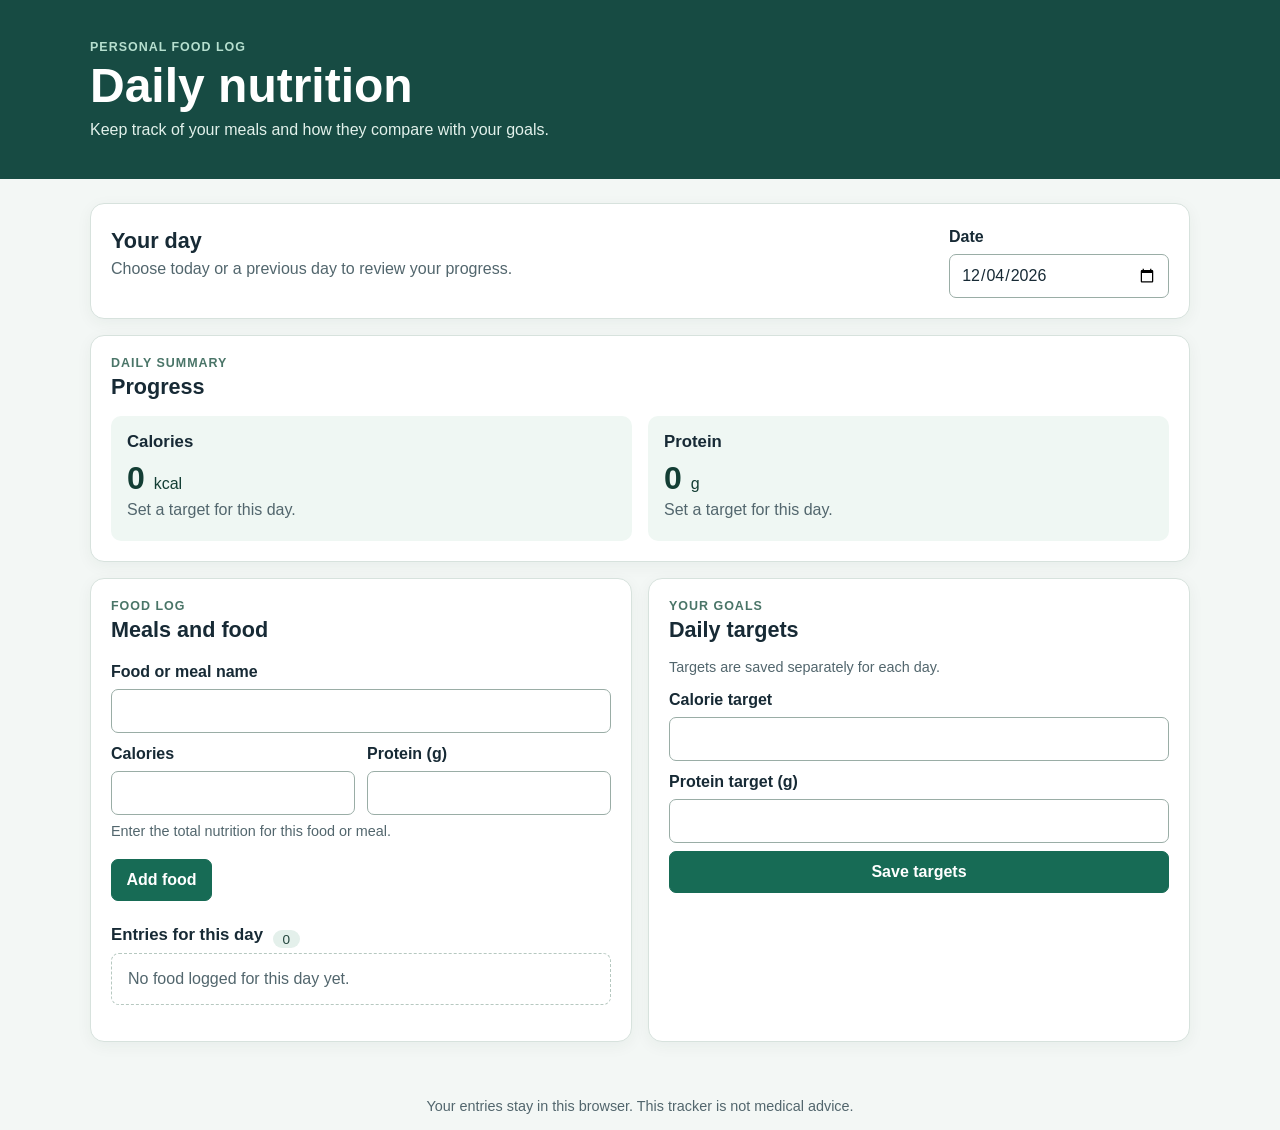
<file: index.html>
<!doctype html>
<html lang="en">
  <head>
    <meta charset="utf-8">
    <meta name="viewport" content="width=device-width, initial-scale=1">
    <meta name="description" content="Track daily calories, protein, and nutrition goals.">
    <title>Daily nutrition tracker</title>
    <link rel="stylesheet" href="./src/styles.css">
    <script type="module" src="./src/app.js"></script>
  </head>
  <body>
    <header class="page-header">
      <p class="eyebrow">Personal food log</p>
      <h1>Daily nutrition</h1>
      <p>Keep track of your meals and how they compare with your goals.</p>
    </header>

    <main>
      <section class="day-picker panel" aria-labelledby="day-heading">
        <div>
          <h2 id="day-heading">Your day</h2>
          <p>Choose today or a previous day to review your progress.</p>
        </div>
        <label for="selected-date">Date</label>
        <input id="selected-date" name="date" type="date">
      </section>

      <p id="app-message" class="message" role="status" aria-live="polite"></p>
      <p id="app-error" class="message message-error" role="alert" hidden></p>

      <section class="panel" aria-labelledby="progress-heading">
        <div class="section-heading">
          <div>
            <p class="eyebrow">Daily summary</p>
            <h2 id="progress-heading">Progress</h2>
          </div>
        </div>
        <div class="progress-grid">
          <article class="progress-card">
            <h3>Calories</h3>
            <p class="progress-value"><output id="calorie-total">0</output> <span>kcal</span></p>
            <p id="calorie-comparison" class="comparison">Set a target for this day.</p>
          </article>
          <article class="progress-card">
            <h3>Protein</h3>
            <p class="progress-value"><output id="protein-total">0</output> <span>g</span></p>
            <p id="protein-comparison" class="comparison">Set a target for this day.</p>
          </article>
        </div>
      </section>

      <div class="content-grid">
        <section class="panel" aria-labelledby="meal-heading">
          <div class="section-heading">
            <div>
              <p class="eyebrow">Food log</p>
              <h2 id="meal-heading">Meals and food</h2>
            </div>
          </div>
          <form id="meal-form" novalidate>
            <label for="meal-name">Food or meal name</label>
            <input id="meal-name" name="name" type="text" autocomplete="off" required>

            <div class="form-row">
              <div>
                <label for="meal-calories">Calories</label>
                <input id="meal-calories" name="calories" type="number" min="0" step="1" inputmode="numeric" required>
              </div>
              <div>
                <label for="meal-protein">Protein (g)</label>
                <input id="meal-protein" name="proteinGrams" type="number" min="0" step="0.1" inputmode="decimal" required>
              </div>
            </div>
            <p class="field-hint">Enter the total nutrition for this food or meal.</p>
            <div class="button-row">
              <button id="meal-submit" type="submit">Add food</button>
              <button id="meal-cancel" class="button-secondary" type="button" hidden>Cancel edit</button>
            </div>
          </form>

          <div class="list-heading">
            <h3>Entries for this day</h3>
            <span id="entry-count" class="count-badge">0</span>
          </div>
          <p id="empty-day" class="empty-state">No food logged for this day yet.</p>
          <ul id="meal-list" class="meal-list" aria-label="Food entries for selected day"></ul>
        </section>

        <section class="panel" aria-labelledby="target-heading">
          <div class="section-heading">
            <div>
              <p class="eyebrow">Your goals</p>
              <h2 id="target-heading">Daily targets</h2>
            </div>
          </div>
          <p class="section-intro">Targets are saved separately for each day.</p>
          <form id="target-form" novalidate>
            <label for="target-calories">Calorie target</label>
            <input id="target-calories" name="calories" type="number" min="1" step="1" inputmode="numeric" required>

            <label for="target-protein">Protein target (g)</label>
            <input id="target-protein" name="proteinGrams" type="number" min="0.1" step="0.1" inputmode="decimal" required>

            <button type="submit">Save targets</button>
          </form>
        </section>
      </div>
    </main>
    <footer>
      <p>Your entries stay in this browser. This tracker is not medical advice.</p>
    </footer>
  </body>
</html>
</file>
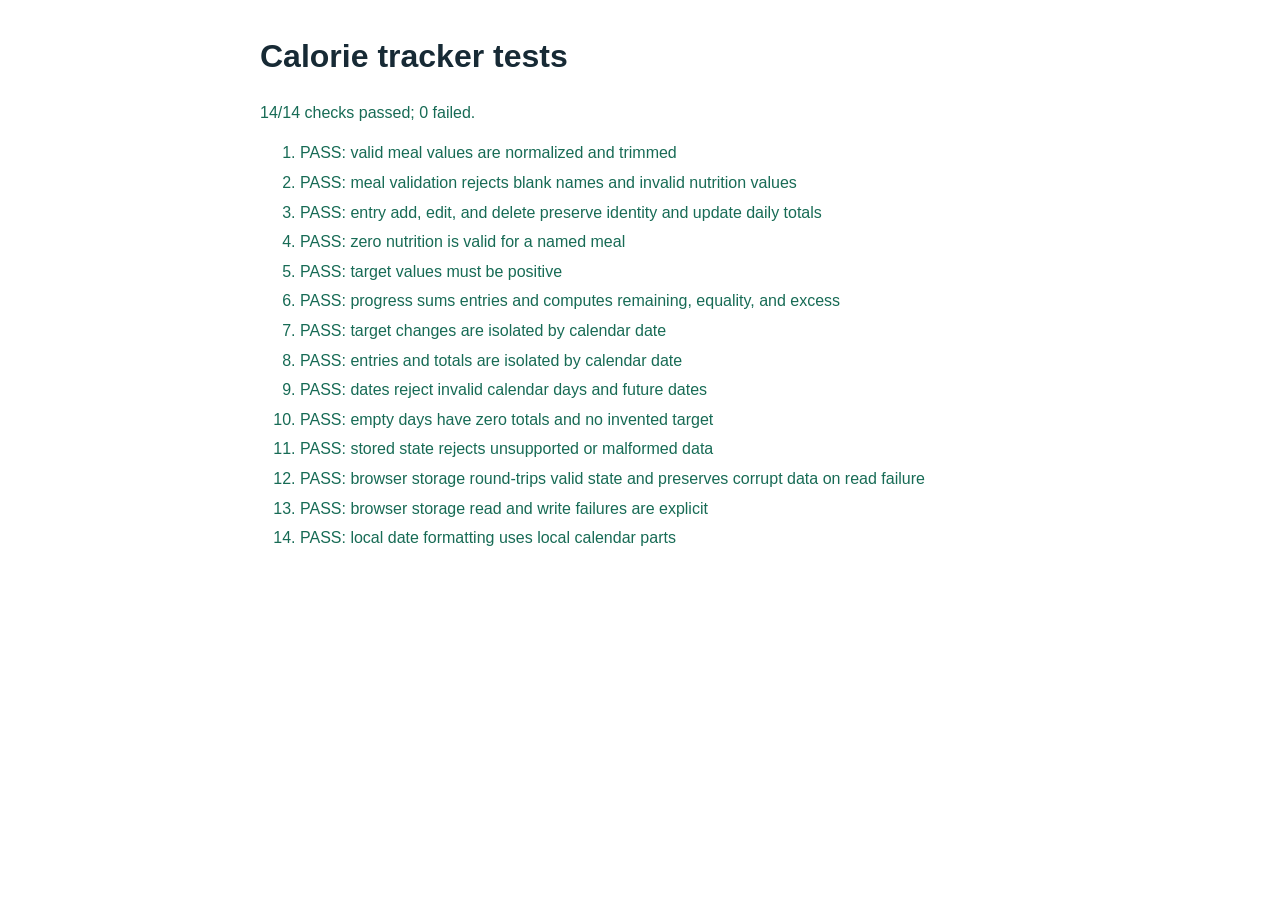
<file: tests/test-runner.html>
<!doctype html>
<html lang="en">
  <head>
    <meta charset="utf-8">
    <meta name="viewport" content="width=device-width, initial-scale=1">
    <title>Tracker browser tests</title>
    <style>
      body { max-width: 760px; margin: 2rem auto; padding: 0 1rem; font: 16px/1.5 "Segoe UI", Arial, sans-serif; color: #172a35; }
      .pass { color: #176b55; }
      .fail { color: #9c2f2f; }
      li { margin: 0.35rem 0; }
    </style>
    <script type="module" src="./tracker.test.js"></script>
  </head>
  <body>
    <h1>Calorie tracker tests</h1>
    <p id="summary" role="status" aria-live="polite">Running tests…</p>
    <ol id="results"></ol>
  </body>
</html>
</file>
<file: src/styles.css>
:root {
  color-scheme: light;
  font-family: "Segoe UI", Arial, sans-serif;
  color: #172a35;
  background: #f3f7f5;
  font-synthesis: none;
  text-rendering: optimizeLegibility;
  --ink-muted: #52666d;
  --line: #d7e2dd;
  --accent: #176b55;
  --accent-dark: #10513f;
  --panel: #ffffff;
  --error: #9c2f2f;
}

* {
  box-sizing: border-box;
}

body {
  margin: 0;
  min-width: 320px;
}

.page-header {
  padding: 2.5rem max(1.25rem, calc((100% - 1100px) / 2));
  color: #fff;
  background: #174b43;
}

.page-header h1 {
  margin: 0.25rem 0 0.5rem;
  font-size: clamp(2rem, 5vw, 3rem);
}

.page-header p:last-child {
  margin: 0;
  color: #e2f1eb;
}

main {
  width: min(1100px, calc(100% - 2rem));
  margin: 1.5rem auto;
}

.panel {
  margin-bottom: 1rem;
  padding: 1.25rem;
  border: 1px solid var(--line);
  border-radius: 14px;
  background: var(--panel);
  box-shadow: 0 4px 16px rgb(22 61 48 / 5%);
}

.day-picker {
  display: grid;
  grid-template-columns: 1fr minmax(160px, 220px);
  align-items: end;
  gap: 0.5rem 1rem;
}

.day-picker > div {
  grid-row: span 2;
  align-self: center;
}

h2,
h3,
p {
  margin-top: 0;
}

h2 {
  margin-bottom: 0.35rem;
  font-size: 1.35rem;
}

h3 {
  margin-bottom: 0.5rem;
  font-size: 1.05rem;
}

.day-picker p,
.section-intro,
.field-hint,
footer {
  color: var(--ink-muted);
}

.eyebrow {
  margin-bottom: 0.25rem;
  color: #4a7568;
  font-size: 0.78rem;
  font-weight: 700;
  letter-spacing: 0.08em;
  text-transform: uppercase;
}

.page-header .eyebrow {
  color: #b6dfcf;
}

.section-heading {
  display: flex;
  justify-content: space-between;
  align-items: center;
  margin-bottom: 1rem;
}

.section-heading h2 {
  margin-bottom: 0;
}

.progress-grid,
.content-grid {
  display: grid;
  grid-template-columns: repeat(2, minmax(0, 1fr));
  gap: 1rem;
}

.progress-card {
  padding: 1rem;
  border-radius: 10px;
  background: #eff7f3;
}

.progress-value {
  margin-bottom: 0.25rem;
  color: #133e34;
  font-size: 2rem;
  font-weight: 700;
}

.progress-value span {
  font-size: 1rem;
  font-weight: 500;
}

.comparison {
  min-height: 1.5rem;
  margin-bottom: 0;
  color: var(--ink-muted);
}

form {
  display: grid;
  gap: 0.5rem;
}

label {
  margin-top: 0.25rem;
  font-weight: 650;
}

input {
  width: 100%;
  min-height: 44px;
  padding: 0.6rem 0.7rem;
  border: 1px solid #9aada6;
  border-radius: 7px;
  background: #fff;
  color: inherit;
  font: inherit;
}

input:focus,
button:focus-visible {
  outline: 3px solid #8cc9b2;
  outline-offset: 2px;
}

input[aria-invalid="true"] {
  border-color: var(--error);
}

.form-row {
  display: grid;
  grid-template-columns: repeat(2, minmax(0, 1fr));
  gap: 0.75rem;
}

.form-row > div {
  display: grid;
  gap: 0.5rem;
}

.field-hint,
.section-intro {
  margin-bottom: 0.75rem;
  font-size: 0.9rem;
}

.button-row,
.meal-actions {
  display: flex;
  flex-wrap: wrap;
  gap: 0.5rem;
}

button {
  min-height: 42px;
  padding: 0.55rem 0.9rem;
  border: 1px solid var(--accent);
  border-radius: 7px;
  background: var(--accent);
  color: #fff;
  font: inherit;
  font-weight: 650;
  cursor: pointer;
}

button:hover {
  background: var(--accent-dark);
}

button:disabled {
  cursor: not-allowed;
  opacity: 0.6;
}

.button-secondary {
  border-color: #9aada6;
  background: #fff;
  color: #24463d;
}

.button-secondary:hover {
  background: #edf4f0;
}

.button-danger {
  border-color: #a34a4a;
  background: #fff;
  color: #8d2929;
}

.button-danger:hover {
  background: #fff0ef;
}

.list-heading {
  display: flex;
  align-items: center;
  gap: 0.6rem;
  margin-top: 1.5rem;
}

.count-badge {
  min-width: 1.7rem;
  padding: 0.12rem 0.4rem;
  border-radius: 99px;
  background: #e4f0eb;
  color: #24463d;
  text-align: center;
  font-size: 0.85rem;
}

.empty-state {
  padding: 1rem;
  border: 1px dashed #b6c8c0;
  border-radius: 8px;
  color: var(--ink-muted);
}

.meal-list {
  display: grid;
  gap: 0.6rem;
  margin: 0;
  padding: 0;
  list-style: none;
}

.meal-item {
  display: flex;
  justify-content: space-between;
  align-items: center;
  gap: 1rem;
  padding: 0.8rem;
  border: 1px solid var(--line);
  border-radius: 8px;
}

.meal-details {
  display: grid;
  gap: 0.25rem;
  overflow-wrap: anywhere;
}

.meal-details span {
  color: var(--ink-muted);
  font-size: 0.9rem;
}

.message {
  margin: 0.75rem 0;
  color: var(--accent-dark);
}

.message:empty {
  display: none;
}

.message-error {
  padding: 0.75rem;
  border-left: 4px solid var(--error);
  background: #fff0ef;
  color: var(--error);
}

footer {
  padding: 1rem;
  text-align: center;
  font-size: 0.9rem;
}

footer p {
  margin: 0;
}

@media (max-width: 700px) {
  .content-grid,
  .progress-grid {
    grid-template-columns: 1fr;
  }
}

@media (max-width: 480px) {
  .day-picker {
    grid-template-columns: 1fr;
  }

  .day-picker > div {
    grid-row: auto;
  }

  .meal-item {
    align-items: flex-start;
    flex-direction: column;
  }
}
</file>
